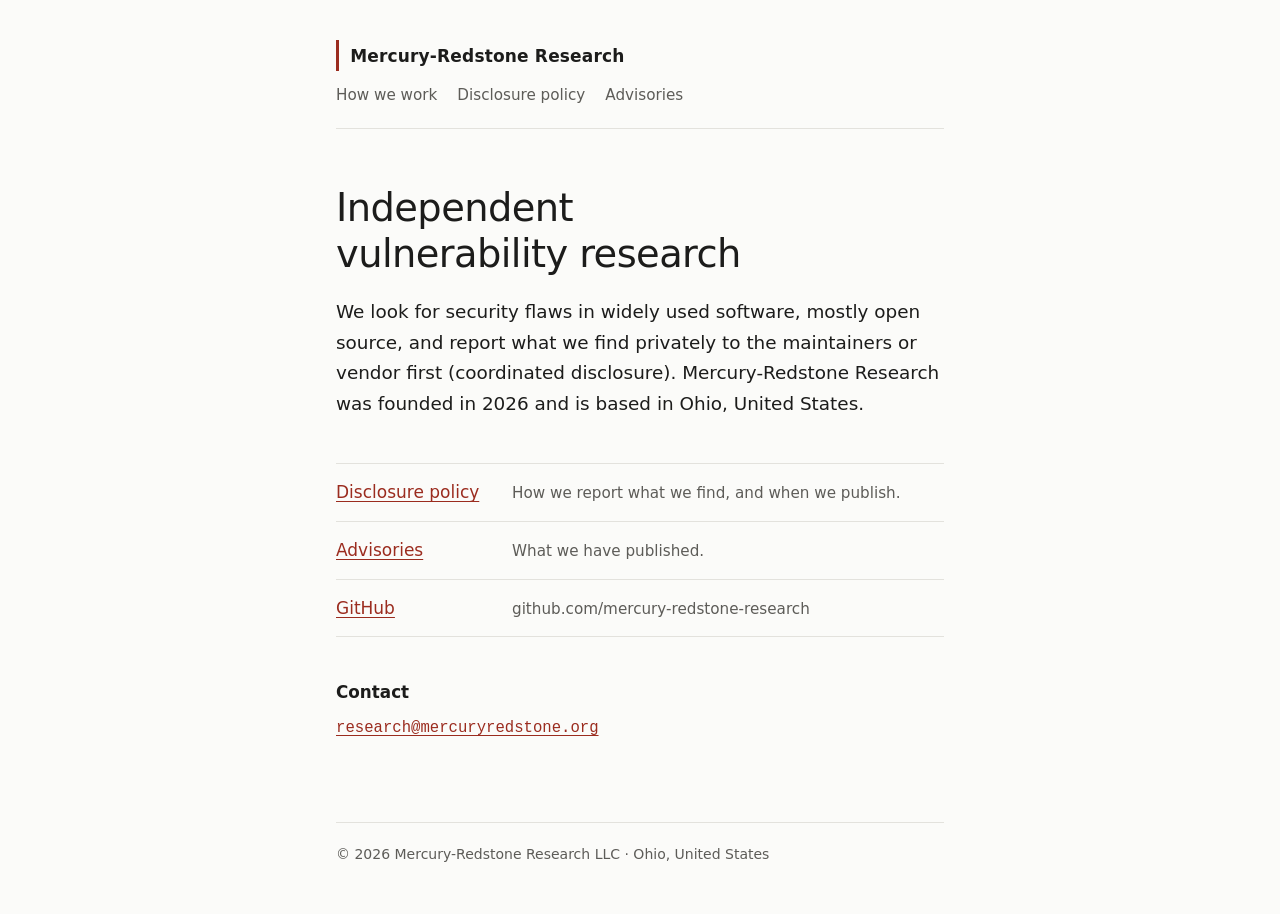
<file: index.html>
<!doctype html>
<html lang="en">
<head>
<meta charset="utf-8">
<meta name="viewport" content="width=device-width, initial-scale=1">
<meta http-equiv="Content-Security-Policy" content="default-src 'none'; style-src 'self'; img-src data:; base-uri 'none'; form-action 'none'">
<meta name="color-scheme" content="light dark">
<title>Mercury-Redstone Research</title>
<meta name="description" content="Independent vulnerability research on widely used software, mostly open source, reported privately to the maintainers or vendor first.">
<link rel="icon" href="data:,">
<link rel="stylesheet" href="style.css">
</head>
<body>
<div class="page">
<header class="site">
<a class="brand" href="index.html">Mercury-Redstone Research</a>
<nav aria-label="Site">
<a href="approach.html">How we work</a>
<a href="disclosure.html">Disclosure policy</a>
<a href="advisories.html">Advisories</a>
</nav>
</header>
<main>
<h1>Independent vulnerability research</h1>
<p class="lede">We look for security flaws in widely used software, mostly open source, and report what we find privately to the maintainers or vendor first (coordinated disclosure). Mercury-Redstone Research was founded in 2026 and is based in Ohio, United States.</p>

<ul class="links">
<li><a href="disclosure.html">Disclosure policy</a> <span>How we report what we find, and when we publish.</span></li>
<li><a href="advisories.html">Advisories</a> <span>What we have published.</span></li>
<li><a href="https://github.com/mercury-redstone-research">GitHub</a> <span>github.com/mercury-redstone-research</span></li>
</ul>

<h2>Contact</h2>
<p><a class="mail" href="mailto:research@mercuryredstone.org">research@mercuryredstone.org</a></p>
</main>
<footer class="site">
<p>&copy; 2026 Mercury-Redstone Research LLC &middot; Ohio, United States</p>
</footer>
</div>
</body>
</html>
</file>
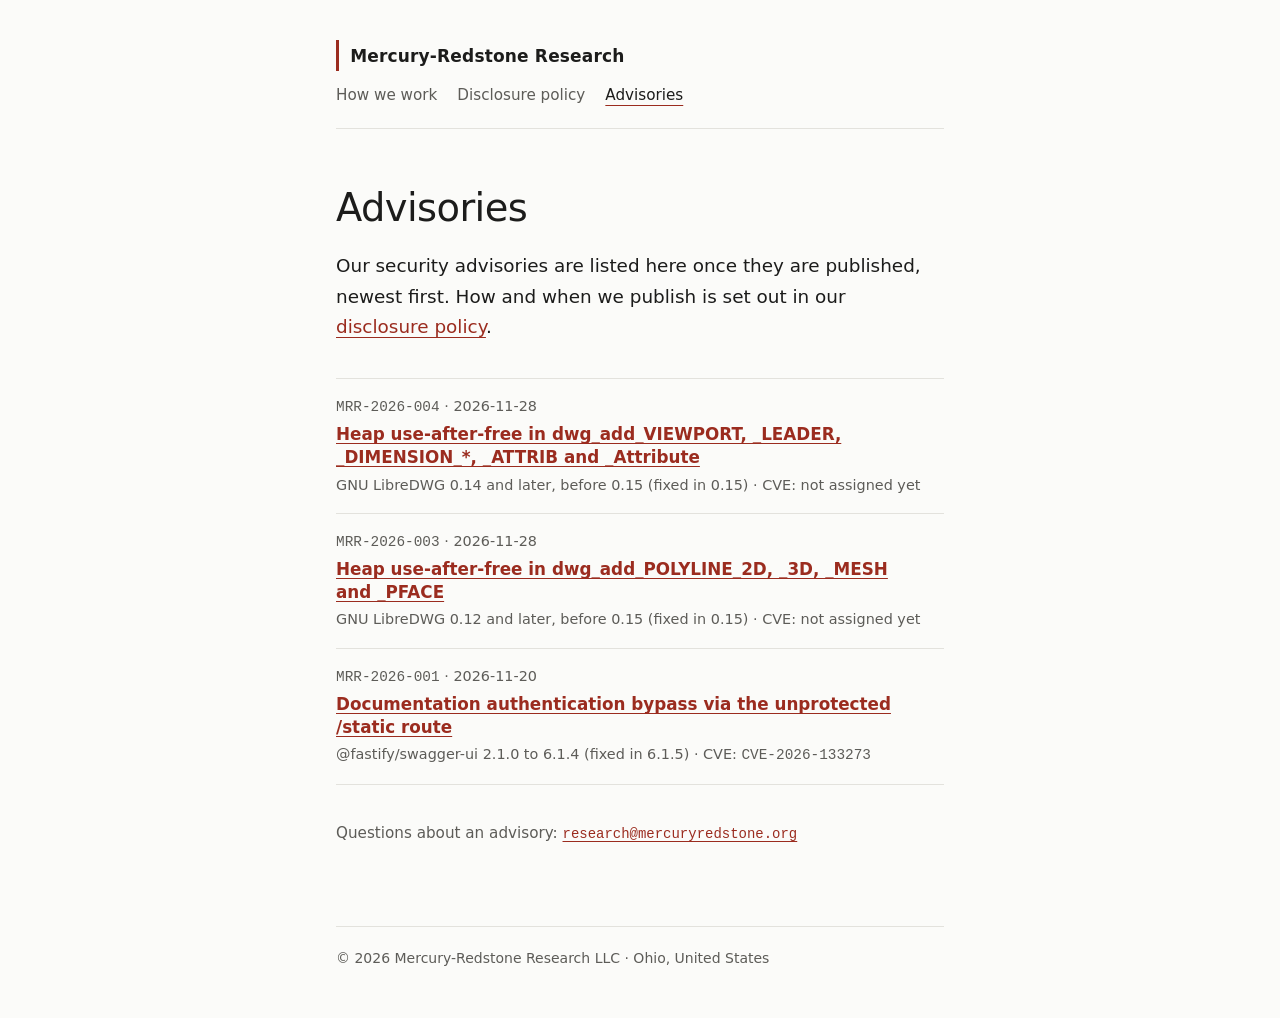
<file: advisories.html>
<!doctype html>
<html lang="en">
<head>
<meta charset="utf-8">
<meta name="viewport" content="width=device-width, initial-scale=1">
<meta http-equiv="Content-Security-Policy" content="default-src 'none'; style-src 'self'; img-src data:; base-uri 'none'; form-action 'none'">
<meta name="color-scheme" content="light dark">
<title>Advisories &middot; Mercury-Redstone Research</title>
<meta name="description" content="Security advisories published by Mercury-Redstone Research.">
<link rel="icon" href="data:,">
<link rel="stylesheet" href="style.css">
</head>
<body>
<div class="page">
<header class="site">
<a class="brand" href="index.html">Mercury-Redstone Research</a>
<nav aria-label="Site">
<a href="approach.html">How we work</a>
<a href="disclosure.html">Disclosure policy</a>
<a href="advisories.html" aria-current="page">Advisories</a>
</nav>
</header>
<main>
<h1>Advisories</h1>
<p class="lede">Our security advisories are listed here once they are published, newest first. How and when we publish is set out in our <a href="disclosure.html">disclosure policy</a>.</p>

<ul class="advisories">
<li>
<p class="adv-meta"><span class="adv-id">MRR-2026-004</span> &middot; <time datetime="2026-11-28">2026-11-28</time></p>
<h2><a href="https://github.com/LibreDWG/libredwg/security/advisories/GHSA-4cc5-r3qr-m9w3">Heap use-after-free in dwg_add_VIEWPORT, _LEADER, _DIMENSION_*, _ATTRIB and _Attribute</a></h2>
<p class="adv-detail">GNU LibreDWG 0.14 and later, before 0.15 (fixed in 0.15) &middot; CVE: not assigned yet</p>
</li>
<li>
<p class="adv-meta"><span class="adv-id">MRR-2026-003</span> &middot; <time datetime="2026-11-28">2026-11-28</time></p>
<h2><a href="https://github.com/LibreDWG/libredwg/security/advisories/GHSA-c5qq-r34g-qgpc">Heap use-after-free in dwg_add_POLYLINE_2D, _3D, _MESH and _PFACE</a></h2>
<p class="adv-detail">GNU LibreDWG 0.12 and later, before 0.15 (fixed in 0.15) &middot; CVE: not assigned yet</p>
</li>
<li>
<p class="adv-meta"><span class="adv-id">MRR-2026-001</span> &middot; <time datetime="2026-11-20">2026-11-20</time></p>
<h2><a href="https://github.com/fastify/fastify-swagger-ui/security/advisories/GHSA-j7qm-jhpc-mj26">Documentation authentication bypass via the unprotected /static route</a></h2>
<p class="adv-detail">@fastify/swagger-ui 2.1.0 to 6.1.4 (fixed in 6.1.5) &middot; CVE: <span class="adv-cve">CVE-2026-133273</span></p>
</li>
</ul>

<p class="aside">Questions about an advisory: <a class="mail" href="mailto:research@mercuryredstone.org">research@mercuryredstone.org</a></p>
</main>
<footer class="site">
<p>&copy; 2026 Mercury-Redstone Research LLC &middot; Ohio, United States</p>
</footer>
</div>
</body>
</html>
</file>
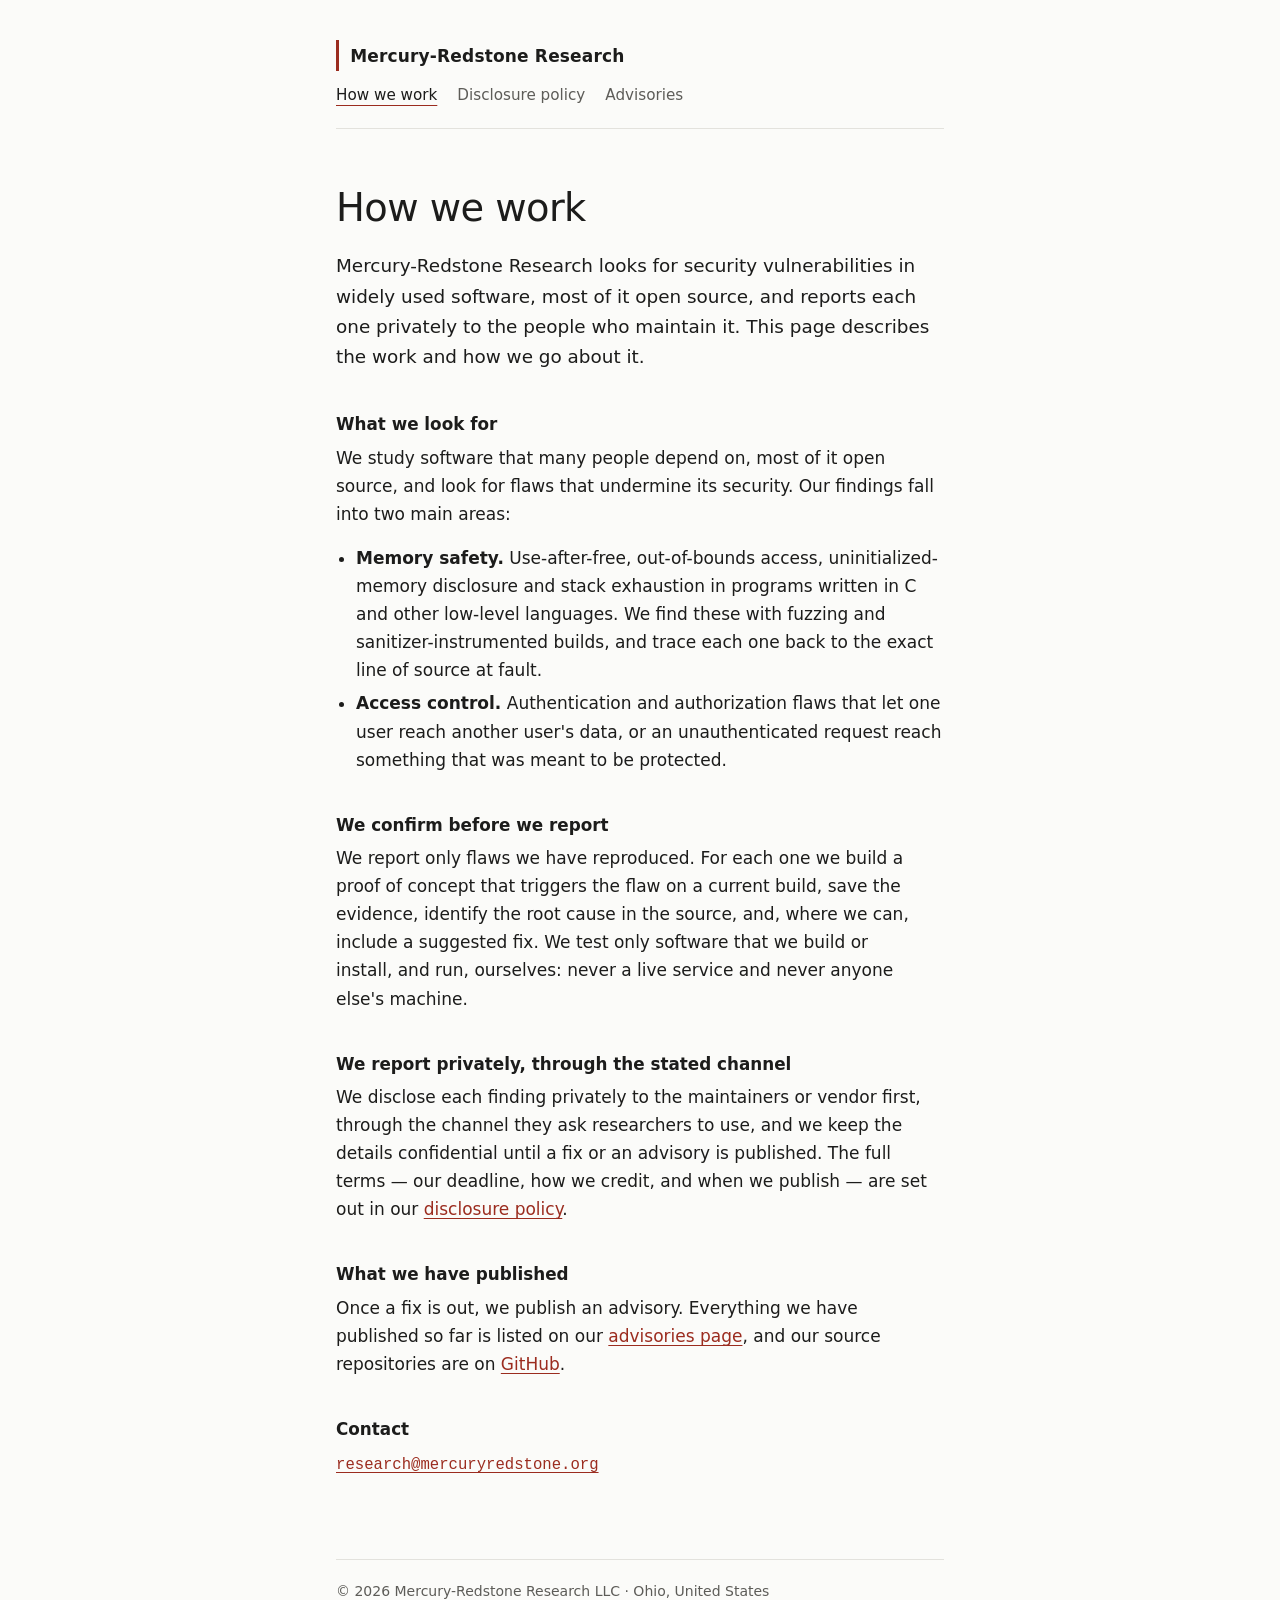
<file: approach.html>
<!doctype html>
<html lang="en">
<head>
<meta charset="utf-8">
<meta name="viewport" content="width=device-width, initial-scale=1">
<meta http-equiv="Content-Security-Policy" content="default-src 'none'; style-src 'self'; img-src data:; base-uri 'none'; form-action 'none'">
<meta name="color-scheme" content="light dark">
<title>How we work &middot; Mercury-Redstone Research</title>
<meta name="description" content="What we look for in widely used software, and how we report it: private coordinated disclosure first, a proof of concept for every finding, memory-safety and access-control analysis.">
<link rel="icon" href="data:,">
<link rel="stylesheet" href="style.css">
</head>
<body>
<div class="page">
<header class="site">
<a class="brand" href="index.html">Mercury-Redstone Research</a>
<nav aria-label="Site">
<a href="approach.html" aria-current="page">How we work</a>
<a href="disclosure.html">Disclosure policy</a>
<a href="advisories.html">Advisories</a>
</nav>
</header>
<main>
<h1>How we work</h1>
<p class="lede">Mercury-Redstone Research looks for security vulnerabilities in widely used software, most of it open source, and reports each one privately to the people who maintain it. This page describes the work and how we go about it.</p>

<h2>What we look for</h2>
<p>We study software that many people depend on, most of it open source, and look for flaws that undermine its security. Our findings fall into two main areas:</p>
<ul>
<li><strong>Memory safety.</strong> Use-after-free, out-of-bounds access, uninitialized-memory disclosure and stack exhaustion in programs written in C and other low-level languages. We find these with fuzzing and sanitizer-instrumented builds, and trace each one back to the exact line of source at fault.</li>
<li><strong>Access control.</strong> Authentication and authorization flaws that let one user reach another user's data, or an unauthenticated request reach something that was meant to be protected.</li>
</ul>

<h2>We confirm before we report</h2>
<p>We report only flaws we have reproduced. For each one we build a proof of concept that triggers the flaw on a current build, save the evidence, identify the root cause in the source, and, where we can, include a suggested fix. We test only software that we build or install, and run, ourselves: never a live service and never anyone else's machine.</p>

<h2>We report privately, through the stated channel</h2>
<p>We disclose each finding privately to the maintainers or vendor first, through the channel they ask researchers to use, and we keep the details confidential until a fix or an advisory is published. The full terms &mdash; our deadline, how we credit, and when we publish &mdash; are set out in our <a href="disclosure.html">disclosure policy</a>.</p>

<h2>What we have published</h2>
<p>Once a fix is out, we publish an advisory. Everything we have published so far is listed on our <a href="advisories.html">advisories page</a>, and our source repositories are on <a href="https://github.com/mercury-redstone-research">GitHub</a>.</p>

<h2>Contact</h2>
<p><a class="mail" href="mailto:research@mercuryredstone.org">research@mercuryredstone.org</a></p>
</main>
<footer class="site">
<p>&copy; 2026 Mercury-Redstone Research LLC &middot; Ohio, United States</p>
</footer>
</div>
</body>
</html>
</file>
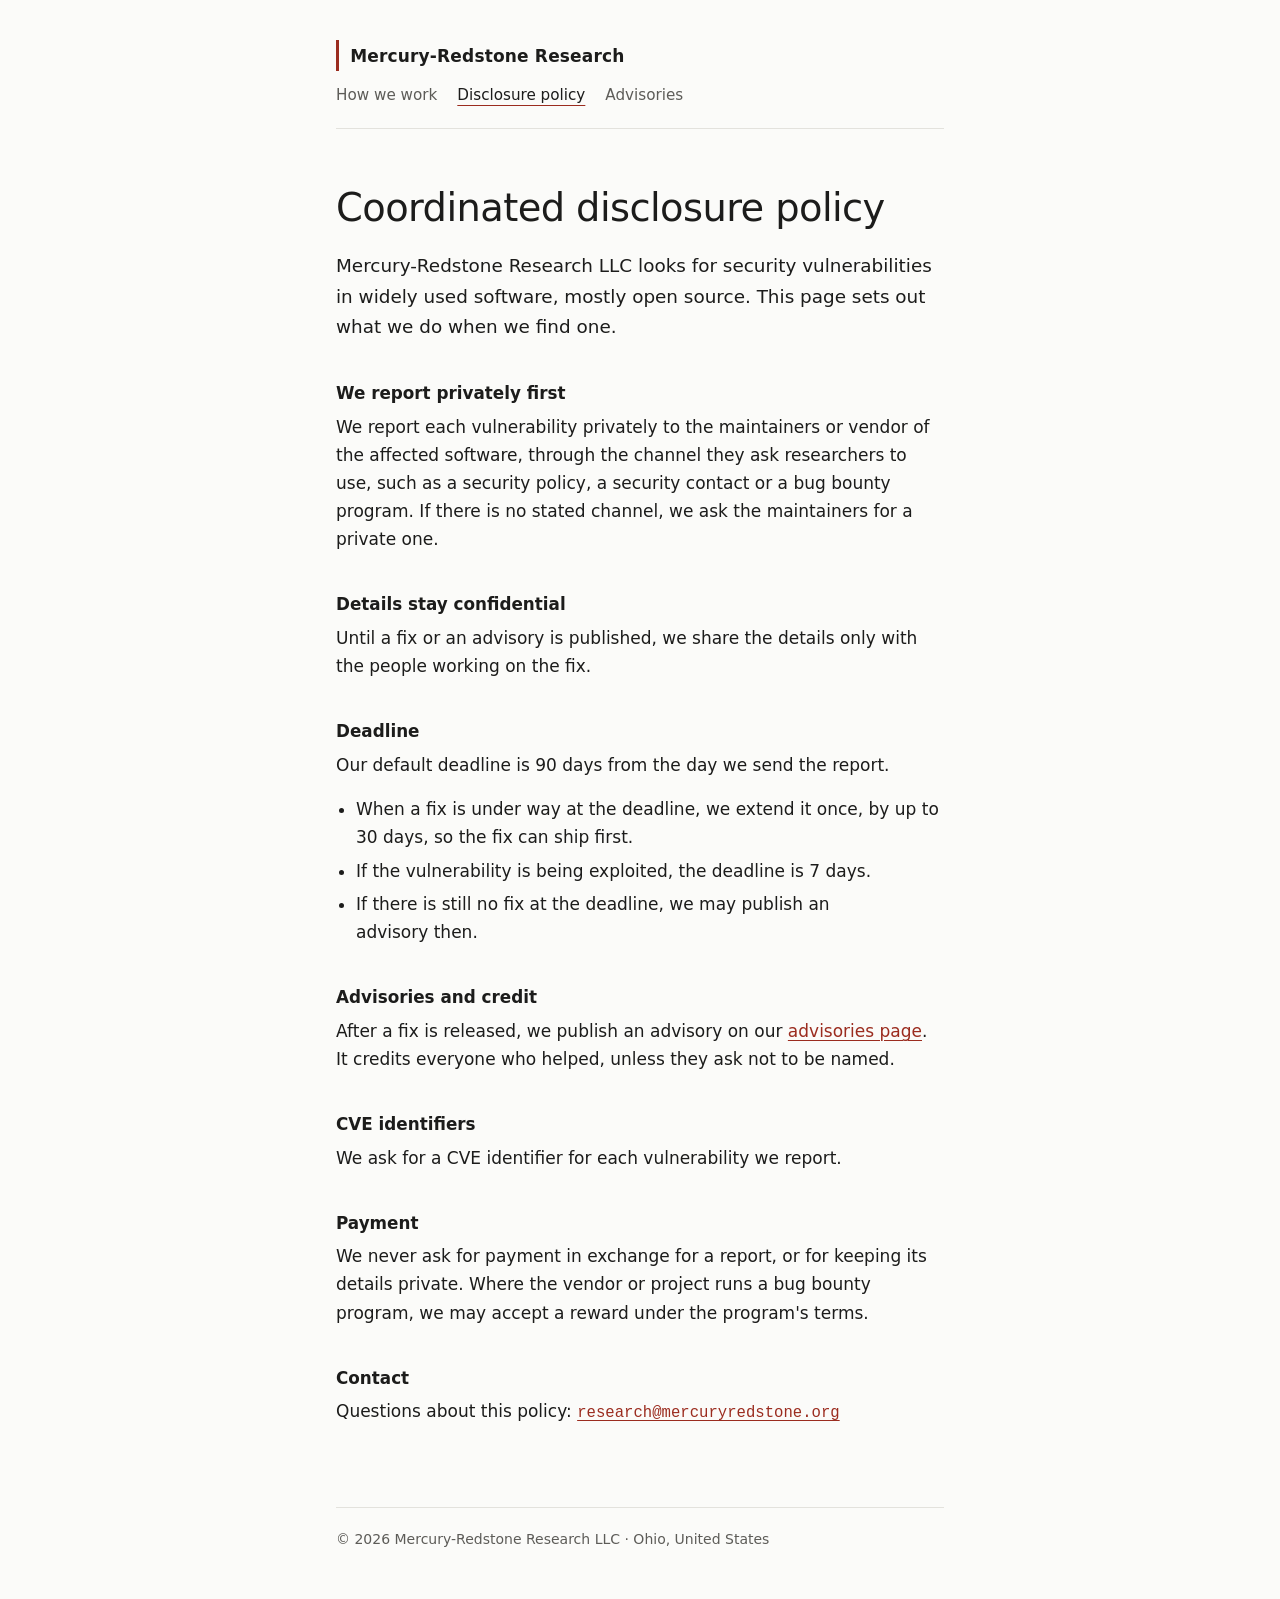
<file: disclosure.html>
<!doctype html>
<html lang="en">
<head>
<meta charset="utf-8">
<meta name="viewport" content="width=device-width, initial-scale=1">
<meta http-equiv="Content-Security-Policy" content="default-src 'none'; style-src 'self'; img-src data:; base-uri 'none'; form-action 'none'">
<meta name="color-scheme" content="light dark">
<title>Disclosure policy &middot; Mercury-Redstone Research</title>
<meta name="description" content="How we report the vulnerabilities we find, and when we publish.">
<link rel="icon" href="data:,">
<link rel="stylesheet" href="style.css">
</head>
<body>
<div class="page">
<header class="site">
<a class="brand" href="index.html">Mercury-Redstone Research</a>
<nav aria-label="Site">
<a href="approach.html">How we work</a>
<a href="disclosure.html" aria-current="page">Disclosure policy</a>
<a href="advisories.html">Advisories</a>
</nav>
</header>
<main>
<h1>Coordinated disclosure policy</h1>
<p class="lede">Mercury-Redstone Research LLC looks for security vulnerabilities in widely used software, mostly open source. This page sets out what we do when we find one.</p>

<h2>We report privately first</h2>
<p>We report each vulnerability privately to the maintainers or vendor of the affected software, through the channel they ask researchers to use, such as a security policy, a security contact or a bug bounty program. If there is no stated channel, we ask the maintainers for a private one.</p>

<h2>Details stay confidential</h2>
<p>Until a fix or an advisory is published, we share the details only with the people working on the fix.</p>

<h2>Deadline</h2>
<p>Our default deadline is 90 days from the day we send the report.</p>
<ul>
<li>When a fix is under way at the deadline, we extend it once, by up to 30 days, so the fix can ship first.</li>
<li>If the vulnerability is being exploited, the deadline is 7 days.</li>
<li>If there is still no fix at the deadline, we may publish an advisory then.</li>
</ul>

<h2>Advisories and credit</h2>
<p>After a fix is released, we publish an advisory on our <a href="advisories.html">advisories page</a>. It credits everyone who helped, unless they ask not to be named.</p>

<h2>CVE identifiers</h2>
<p>We ask for a CVE identifier for each vulnerability we report.</p>

<h2>Payment</h2>
<p>We never ask for payment in exchange for a report, or for keeping its details private. Where the vendor or project runs a bug bounty program, we may accept a reward under the program's terms.</p>

<h2>Contact</h2>
<p>Questions about this policy: <a class="mail" href="mailto:research@mercuryredstone.org">research@mercuryredstone.org</a></p>
</main>
<footer class="site">
<p>&copy; 2026 Mercury-Redstone Research LLC &middot; Ohio, United States</p>
</footer>
</div>
</body>
</html>
</file>
<file: style.css>
/* The one stylesheet: system fonts, one accent colour, light and dark. */

:root {
  --bg: #fbfbf9;
  --fg: #1c1c1b;
  --muted: #5d5c58;
  --rule: #e3e2dd;
  --accent: #9b2c1f;
  --measure: 38rem;
  --sans: system-ui, -apple-system, "Segoe UI", Roboto, "Helvetica Neue", Arial, sans-serif;
  --mono: ui-monospace, SFMono-Regular, Menlo, Consolas, "Liberation Mono", monospace;
  color-scheme: light dark;
}

@media (prefers-color-scheme: dark) {
  :root {
    --bg: #131312;
    --fg: #e8e6e1;
    --muted: #a19e97;
    --rule: #2f2e2b;
    --accent: #e58b78;
  }
}

*, *::before, *::after { box-sizing: border-box; }

html { -webkit-text-size-adjust: 100%; text-size-adjust: 100%; }

body {
  margin: 0;
  background: var(--bg);
  color: var(--fg);
  font: 400 1.0625rem/1.65 var(--sans);
}

.page {
  max-width: calc(var(--measure) + 2.5rem);
  margin: 0 auto;
  padding: 2.5rem 1.25rem 3rem;
}

/* Header */

header.site {
  display: flex;
  flex-wrap: wrap;
  align-items: baseline;
  justify-content: space-between;
  gap: .75rem 1.5rem;
  padding-bottom: 1.25rem;
  border-bottom: 1px solid var(--rule);
}

/* The one nod to the rocket: a thin vertical rule beside the name. */
.brand {
  border-left: 3px solid var(--accent);
  padding: .1rem 0 .1rem .7rem;
  color: var(--fg);
  font-weight: 600;
  letter-spacing: .01em;
  text-decoration: none;
}

nav { display: flex; flex-wrap: wrap; gap: .25rem 1.25rem; font-size: .95rem; }
nav a { color: var(--muted); text-decoration: none; }
nav a:hover { color: var(--fg); }
nav a[aria-current="page"] {
  color: var(--fg);
  text-decoration: underline 1px var(--accent);
  text-underline-offset: .35em;
}

/* Text */

main { padding: 3.5rem 0 4rem; }

h1 {
  margin: 0 0 1.25rem;
  font-size: clamp(1.75rem, 1.3rem + 2vw, 2.4rem);
  font-weight: 500;
  line-height: 1.2;
  letter-spacing: -.015em;
  text-wrap: balance;
}

h2 { margin: 2.5rem 0 .5rem; font-size: 1.05rem; font-weight: 600; line-height: 1.35; }

p, ul { margin: 0 0 1rem; }
p, li { text-wrap: pretty; }
ul { padding-left: 1.25rem; }
li { margin: .35rem 0; }

.lede { max-width: var(--measure); font-size: 1.15rem; }

a { color: var(--accent); text-decoration-thickness: 1px; text-underline-offset: .2em; }
a:hover { text-decoration-thickness: 2px; }
a:focus-visible { outline: 2px solid var(--accent); outline-offset: 3px; }

.mail { font-family: var(--mono); font-size: .92em; overflow-wrap: anywhere; }

.aside { color: var(--muted); font-size: .95rem; }

/* Home: the list of pages */

.links { list-style: none; margin: 2.75rem 0; padding: 0; border-top: 1px solid var(--rule); }
.links li {
  display: flex;
  flex-wrap: wrap;
  align-items: baseline;
  gap: .1rem 1rem;
  margin: 0;
  padding: .9rem 0;
  border-bottom: 1px solid var(--rule);
}
.links a { min-width: 10rem; font-weight: 500; }
.links span { color: var(--muted); font-size: .95rem; }

/* Disclosure: the draft notice (removed at approval) */

.draft-notice {
  margin: 0 0 2.5rem;
  padding: .75rem 1rem;
  border: 1px solid var(--accent);
  font-size: .95rem;
}

/* Advisories */

.empty {
  margin: 2.25rem 0;
  padding: 1.25rem 0;
  border-top: 1px solid var(--rule);
  border-bottom: 1px solid var(--rule);
  color: var(--muted);
}

.advisories { list-style: none; margin: 2.25rem 0; padding: 0; border-top: 1px solid var(--rule); }
.advisories li { margin: 0; padding: 1rem 0; border-bottom: 1px solid var(--rule); }
.advisories h2 { margin: .2rem 0 .3rem; }
.adv-meta, .adv-detail { margin: 0; color: var(--muted); font-size: .9rem; }
.adv-id, .adv-cve { font-family: var(--mono); }

/* Footer */

footer.site { padding-top: 1.25rem; border-top: 1px solid var(--rule); color: var(--muted); font-size: .875rem; }
footer.site p { margin: 0; }

/* Phones */

@media (max-width: 30rem) {
  .page { padding-top: 1.5rem; }
  main { padding: 2.25rem 0 3rem; }
  .lede { font-size: 1.075rem; }
}
</file>
